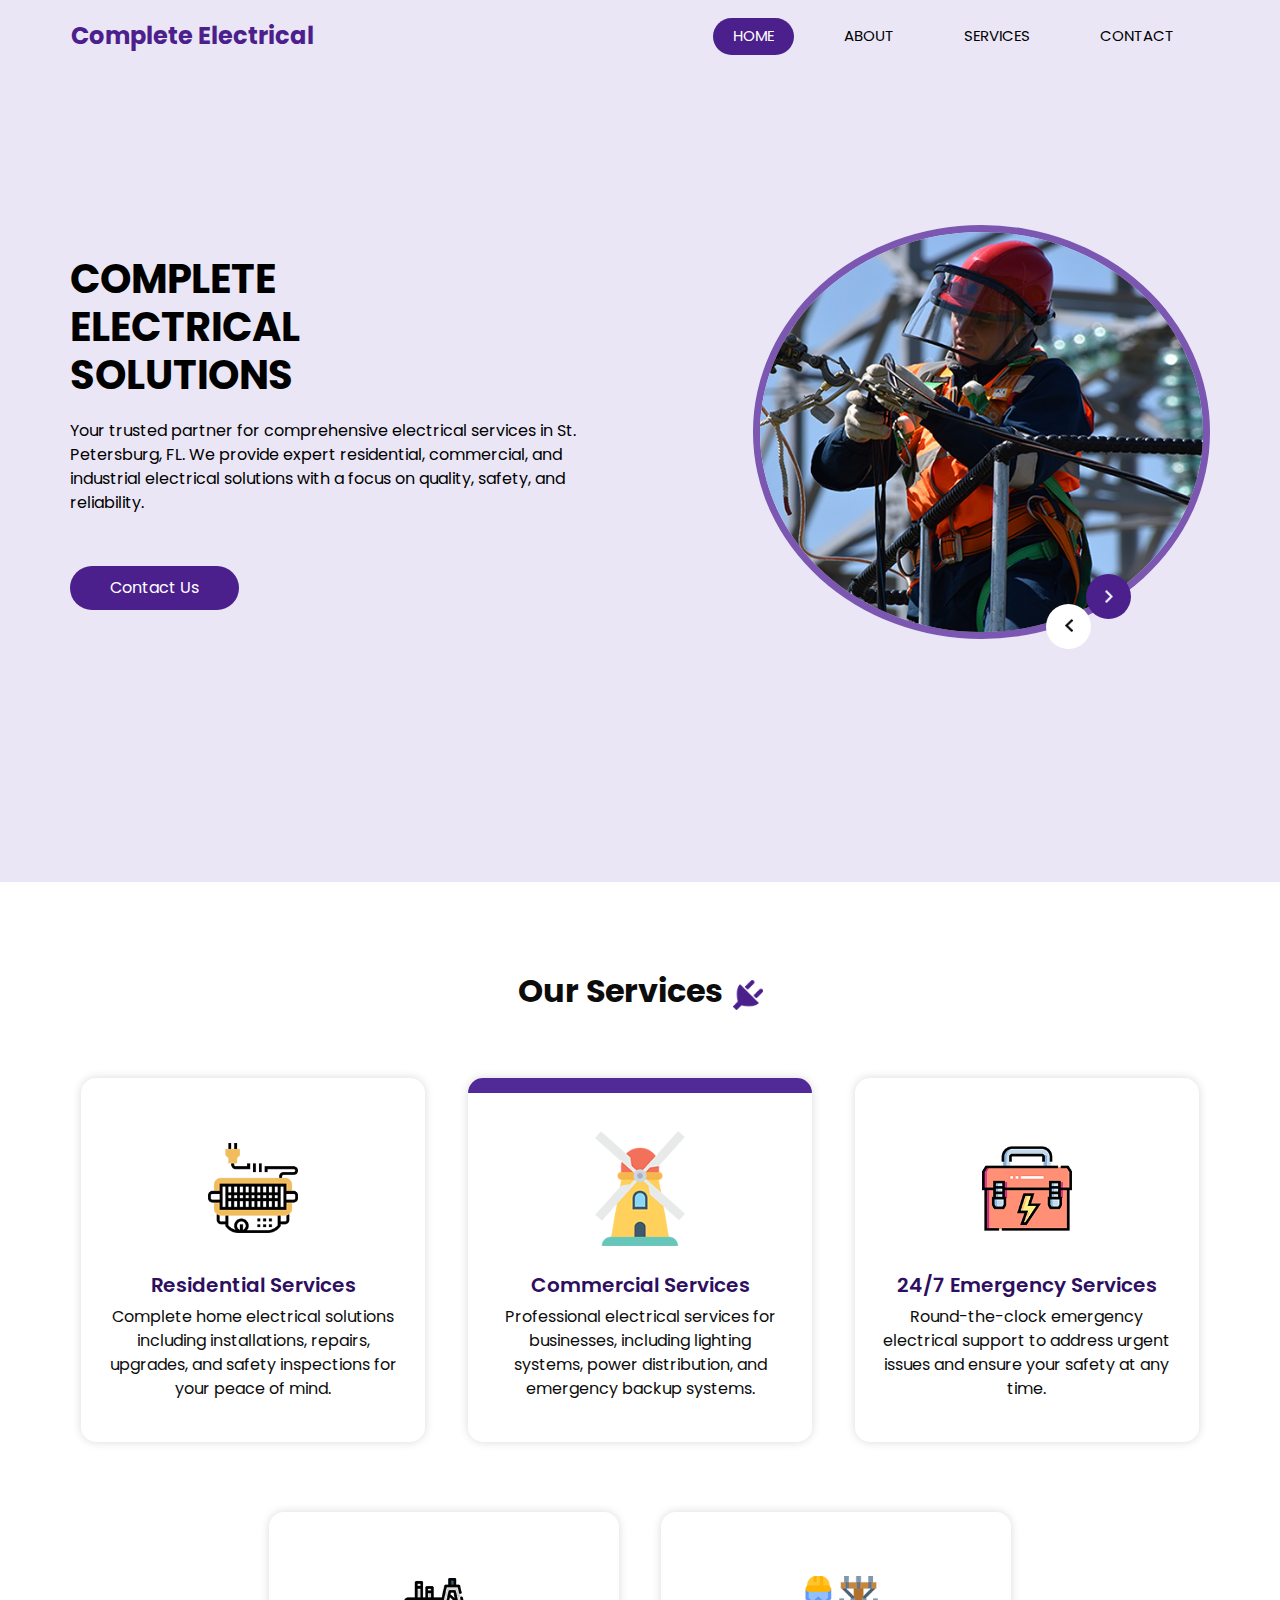
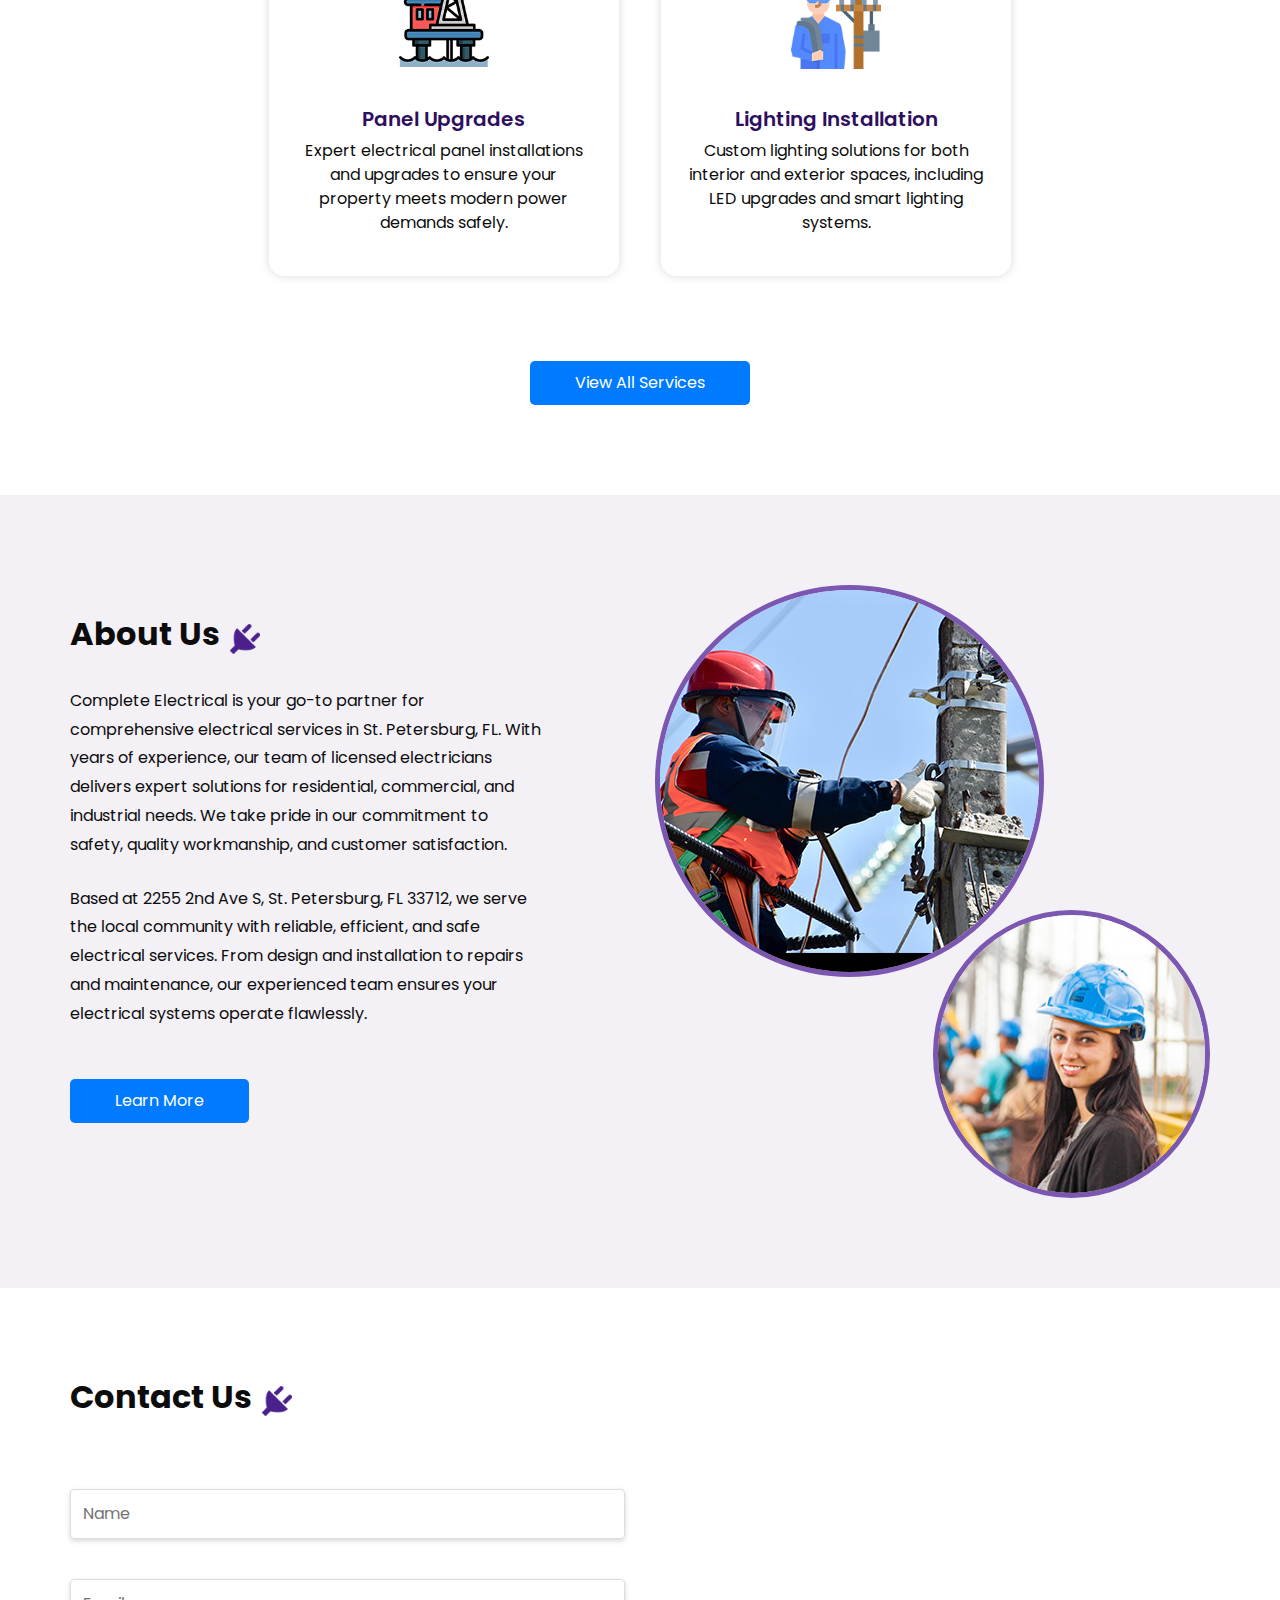
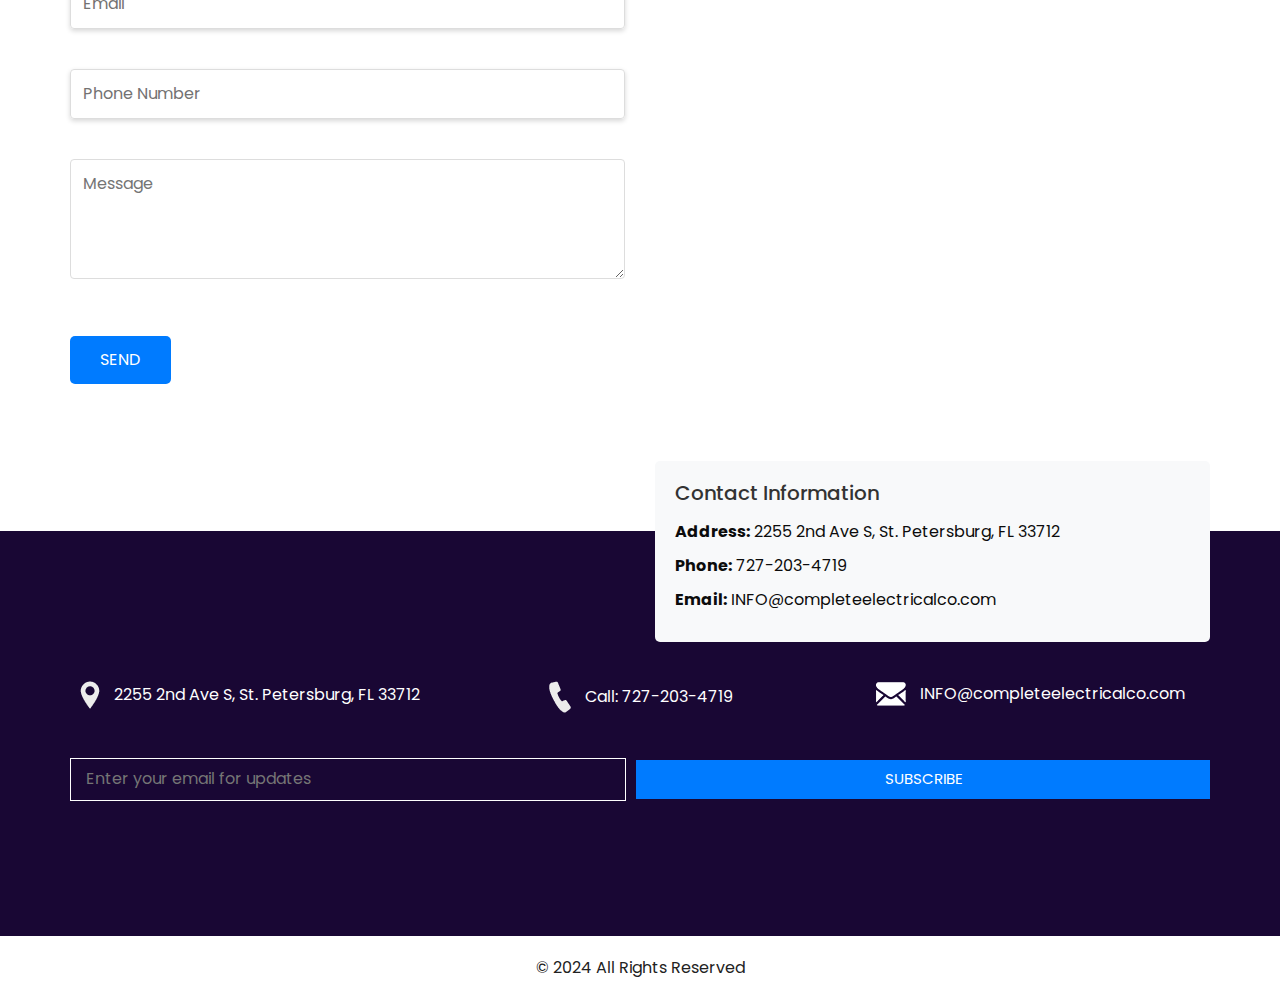
<file: index.html>
<!DOCTYPE html>
<html>

<head>
  <!-- Basic -->
  <meta charset="utf-8" />
  <meta http-equiv="X-UA-Compatible" content="IE=edge" />
  <!-- Mobile Metas -->
  <meta name="viewport" content="width=device-width, initial-scale=1, shrink-to-fit=no" />
  <!-- Site Metas -->
  <meta name="keywords" content="" />
  <meta name="description" content="" />
  <meta name="author" content="" />

  <title>Complete Electrical</title>

  <!-- slider stylesheet -->
  <link rel="stylesheet" type="text/css" href="https://cdnjs.cloudflare.com/ajax/libs/OwlCarousel2/2.1.3/assets/owl.carousel.min.css" />

  <!-- bootstrap core css -->
  <link rel="stylesheet" type="text/css" href="css/bootstrap.css" />

  <!-- font awesome style -->
  <link rel="stylesheet" href="https://cdnjs.cloudflare.com/ajax/libs/font-awesome/5.15.4/css/all.min.css">

  <!-- fonts style -->
  <link href="https://fonts.googleapis.com/css?family=Poppins:400,600,700&display=swap" rel="stylesheet">
  <!-- Custom styles for this template -->
  <link href="css/style.css" rel="stylesheet" />
  <!-- responsive style -->
  <link href="css/responsive.css" rel="stylesheet" />
</head>

<body>

  <div class="hero_area">
    <!-- header section starts -->
<header class="header_section">
  <div class="container">
    <nav class="navbar navbar-expand-lg custom_nav-container ">
      <a class="navbar-brand" href="index.html">
        <!-- Replacing image with an electrical icon from Font Awesome -->
        <!--<i class="fas fa-bolt"></i>-->
        <span>
          Complete Electrical
        </span>
      </a>
      <button class="navbar-toggler" type="button" data-toggle="collapse" data-target="#navbarSupportedContent" aria-controls="navbarSupportedContent" aria-expanded="false" aria-label="Toggle navigation">
        <span class="s-1"> </span>
        <span class="s-2"> </span>
        <span class="s-3"> </span>
      </button>

      <div class="collapse navbar-collapse" id="navbarSupportedContent">
        <div class="d-flex ml-auto flex-column flex-lg-row align-items-center">
          <ul class="navbar-nav">
            <li class="nav-item active">
              <a class="nav-link" href="index.html">Home <span class="sr-only">(current)</span></a>
            </li>
            <li class="nav-item">
              <a class="nav-link" href="about.html">About</a>
            </li>
            <li class="nav-item">
              <a class="nav-link" href="service.html">Services</a>
            </li>
            <li class="nav-item">
              <a class="nav-link" href="contact.html">Contact</a>
            </li>
          </ul>
        </div>
      </div>
    </nav>
  </div>
</header>
<!-- end header section -->
 <!-- slider section -->
<section class="slider_section">
  <div class="container">
    <div class="row">
      <div class="col-md-6">
        <div class="detail_box">
          <h1>
            Complete <br>
            Electrical <br>
            Solutions
          </h1>
          <p>
            Your trusted partner for comprehensive electrical services in St. Petersburg, FL. 
            We provide expert residential, commercial, and industrial electrical solutions 
            with a focus on quality, safety, and reliability.
          </p>
          <a href="contact.html" class="">
            Contact Us
          </a>
        </div>
      </div>
      <div class="col-lg-5 col-md-6 offset-lg-1">
        <div class="img_content">
          <div class="img_container">
            <div id="carouselExampleControls" class="carousel slide" data-ride="carousel">
              <div class="carousel-inner">
                <div class="carousel-item active">
                  <div class="img-box" style="height: 400px; overflow: hidden;">
                    <img src="images/slider-img.jpg" alt="" style="width: 100%; height: 100%; object-fit: cover;">
                  </div>
                </div>
                <div class="carousel-item">
                  <div class="img-box" style="height: 400px; overflow: hidden;">
                    <img src="images/slider-img.jpg" alt="" style="width: 100%; height: 100%; object-fit: cover;">
                  </div>
                </div>
                <div class="carousel-item">
                  <div class="img-box" style="height: 400px; overflow: hidden;">
                    <img src="images/slider-img.jpg" alt="" style="width: 100%; height: 100%; object-fit: cover;">
                  </div>
                </div>
              </div>
            </div>
          </div>
          <a class="carousel-control-prev" href="#carouselExampleControls" role="button" data-slide="prev">
            <span class="sr-only">Previous</span>
          </a>
          <a class="carousel-control-next" href="#carouselExampleControls" role="button" data-slide="next">
            <span class="sr-only">Next</span>
          </a>
        </div>
      </div>
    </div>
  </div>
</section>
<!-- end slider section -->
  </div>


  <!-- service section -->
<section class="service_section layout_padding">
  <div class="container">
    <div class="heading_container">
      <h2>
        Our Services
      </h2>
      <img src="images/plug.png" alt="">
    </div>

    <div class="service_container" style="display: flex; flex-wrap: wrap; justify-content: center; gap: 20px;">
      <div class="box" style="flex: 1 1 300px; max-width: 350px;">
        <div class="img-box" style="height: 120px; display: flex; align-items: center; justify-content: center;">
          <img src="images/s1.png" class="img1" alt="" style="max-width: 100%; height: auto; object-fit: contain;">
        </div>
        <div class="detail-box">
          <h5>
            Residential Services
          </h5>
          <p>
            Complete home electrical solutions including installations, repairs, upgrades, and safety inspections for your peace of mind.
          </p>
        </div>
      </div>
      <div class="box active" style="flex: 1 1 300px; max-width: 350px;">
        <div class="img-box" style="height: 120px; display: flex; align-items: center; justify-content: center;">
          <img src="images/s2.png" class="img1" alt="" style="max-width: 100%; height: auto; object-fit: contain;">
        </div>
        <div class="detail-box">
          <h5>
            Commercial Services
          </h5>
          <p>
            Professional electrical services for businesses, including lighting systems, power distribution, and emergency backup systems.
          </p>
        </div>
      </div>
      <div class="box" style="flex: 1 1 300px; max-width: 350px;">
        <div class="img-box" style="height: 120px; display: flex; align-items: center; justify-content: center;">
          <img src="images/s3.png" class="img1" alt="" style="max-width: 100%; height: auto; object-fit: contain;">
        </div>
        <div class="detail-box">
          <h5>
            24/7 Emergency Services
          </h5>
          <p>
            Round-the-clock emergency electrical support to address urgent issues and ensure your safety at any time.
          </p>
        </div>
      </div>
      <div class="box" style="flex: 1 1 300px; max-width: 350px;">
        <div class="img-box" style="height: 120px; display: flex; align-items: center; justify-content: center;">
          <img src="images/s4.png" class="img1" alt="" style="max-width: 100%; height: auto; object-fit: contain;">
        </div>
        <div class="detail-box">
          <h5>
            Panel Upgrades
          </h5>
          <p>
            Expert electrical panel installations and upgrades to ensure your property meets modern power demands safely.
          </p>
        </div>
      </div>
      <div class="box" style="flex: 1 1 300px; max-width: 350px;">
        <div class="img-box" style="height: 120px; display: flex; align-items: center; justify-content: center;">
          <img src="images/s5.png" class="img1" alt="" style="max-width: 100%; height: auto; object-fit: contain;">
        </div>
        <div class="detail-box">
          <h5>
            Lighting Installation
          </h5>
          <p>
            Custom lighting solutions for both interior and exterior spaces, including LED upgrades and smart lighting systems.
          </p>
        </div>
      </div>
    </div>
    <div class="btn-box">
      <a href="service.html" style="display: inline-block; padding: 10px 45px; background-color: #007bff; color: white; text-decoration: none; border-radius: 5px;">
        View All Services
      </a>
    </div>
  </div>
</section>
<!-- end service section -->

  <!-- about section -->
<section class="about_section layout_padding">
  <div class="container">
    <div class="row">
      <div class="col-md-6">
        <div class="detail-box">
          <div class="heading_container">
            <h2>
              About Us
            </h2>
            <img src="images/plug.png" alt="">
          </div>
          <p style="line-height: 1.8; margin-bottom: 25px;">
            Complete Electrical is your go-to partner for comprehensive electrical services in St. Petersburg, FL. With years of experience, our team of licensed electricians delivers expert solutions for residential, commercial, and industrial needs. We take pride in our commitment to safety, quality workmanship, and customer satisfaction.
          </p>
          <p style="line-height: 1.8; margin-bottom: 25px;">
            Based at 2255 2nd Ave S, St. Petersburg, FL 33712, we serve the local community with reliable, efficient, and safe electrical services. From design and installation to repairs and maintenance, our experienced team ensures your electrical systems operate flawlessly.
          </p>
          <a href="about.html" style="display: inline-block; padding: 10px 45px; background-color: #007bff; color: white; text-decoration: none; border-radius: 5px;">
            Learn More
          </a>
        </div>
      </div>
      <div class="col-md-6">
        <div class="img_container">
          <div class="img-box b1" style="overflow: hidden;">
            <img src="images/about-img1.jpg" alt="" style="width: 100%; height: 100%; object-fit: cover;"/>
          </div>
          <div class="img-box b2" style="overflow: hidden;">
            <img src="images/about-img2.jpg" alt="" style="width: 100%; height: 100%; object-fit: cover;"/>
          </div>
        </div>
      </div>
    </div>
  </div>
</section>
<!-- end about section -->




  <!-- blog section -->

  <!--<section class="blog_section layout_padding">
    <div class="container">
      <div class="heading_container">
        <h2>
          Blog
        </h2>
        <img src="images/plug.png" alt="">
      </div>
      <div class="row">
        <div class="col-md-6">
          <div class="box">
            <div class="img-box">
              <img src="images/blog1.jpg" alt="">
            </div>
            <div class="detail-box">
              <h5>
                Blog Title Goes Here
              </h5>
              <p>
                There are many variations of passages of Lorem Ipsum available, but the majority have suffered alteration in some form, by injected humour, or randomised
              </p>
            </div>
          </div>
        </div>
        <div class="col-md-6">
          <div class="box">
            <div class="img-box">
              <img src="images/blog2.jpg" alt="">
            </div>
            <div class="detail-box">
              <h5>
                Blog Title Goes Here
              </h5>
              <p>
                There are many variations of passages of Lorem Ipsum available, but the majority have suffered alteration in some form, by injected humour, or randomised
              </p>
            </div>
          </div>
        </div>
      </div>
    </div>
  </section>-->

  <!-- end blog section -->



<!-- contact section -->
<section class="contact_section layout_padding">
  <div class="container">
    <div class="heading_container">
      <h2>
        Contact Us
      </h2>
      <img src="images/plug.png" alt="">
    </div>
  </div>
  <div class="container">
    <div class="row">
      <div class="col-md-6">
        <form action="" style="padding: 20px 0;">
          <div style="margin-bottom: 15px;">
            <input type="text" placeholder="Name" style="width: 100%; padding: 12px; border: 1px solid #ddd; border-radius: 4px;"/>
          </div>
          <div style="margin-bottom: 15px;">
            <input type="email" placeholder="Email" style="width: 100%; padding: 12px; border: 1px solid #ddd; border-radius: 4px;"/>
          </div>
          <div style="margin-bottom: 15px;">
            <input type="tel" placeholder="Phone Number" style="width: 100%; padding: 12px; border: 1px solid #ddd; border-radius: 4px;"/>
          </div>
          <div style="margin-bottom: 15px;">
            <textarea class="message-box" placeholder="Message" style="width: 100%; padding: 12px; border: 1px solid #ddd; border-radius: 4px; height: 120px; resize: vertical;"></textarea>
          </div>
          <div class="d-flex">
            <button style="padding: 12px 30px; background-color: #007bff; color: white; border: none; border-radius: 5px; cursor: pointer;">
              SEND
            </button>
          </div>
        </form>
      </div>
      <div class="col-md-6">
        <div class="map_container">
          <div class="map-responsive" style="position: relative; height: 0; overflow: hidden; padding-bottom: 75%;">
            <iframe 
              src="https://www.google.com/maps/embed/v1/place?key=AIzaSyA0s1a7phLN0iaD6-UE7m4qP-z21pH0eSc&q=2255+2nd+Ave+S,+St.+Petersburg,+FL+33712" 
              width="600" 
              height="300" 
              frameborder="0" 
              style="border:0; position: absolute; top: 0; left: 0; width: 100%; height: 100%;" 
              allowfullscreen>
            </iframe>
          </div>
        </div>
        <div style="margin-top: 20px; padding: 20px; background-color: #f8f9fa; border-radius: 5px;">
          <h5 style="margin-bottom: 15px; color: #333;">Contact Information</h5>
          <p style="margin-bottom: 10px;"><strong>Address:</strong> 2255 2nd Ave S, St. Petersburg, FL 33712</p>
          <p style="margin-bottom: 10px;"><strong>Phone:</strong> 727-203-4719</p>
          <p style="margin-bottom: 10px;"><strong>Email:</strong> INFO@completeelectricalco.com</p>
        </div>
      </div>
    </div>
  </div>
</section>
<!-- end contact section -->


<!-- info section -->
<section class="info_section layout_padding">
  <div class="container">
    <div class="info_contact">
      <div class="row">
        <div class="col-md-4">
          <a href="https://goo.gl/maps/YourGoogleMapsLink" target="_blank" style="text-decoration: none; color: white;">
            <img src="images/location-white.png" alt="">
            <span style="display: inline-block; vertical-align: middle;">
              2255 2nd Ave S, St. Petersburg, FL 33712
            </span>
          </a>
        </div>
        <div class="col-md-4">
          <a href="tel:727-203-4719" style="text-decoration: none; color: white;">
            <img src="images/telephone-white.png" alt="">
            <span style="display: inline-block; vertical-align: middle;">
              Call: 727-203-4719
            </span>
          </a>
        </div>
        <div class="col-md-4">
          <a href="mailto:INFO@completeelectricalco.com" style="text-decoration: none; color: white;">
            <img src="images/envelope-white.png" alt="">
            <span style="display: inline-block; vertical-align: middle;">
              INFO@completeelectricalco.com
            </span>
          </a>
        </div>
      </div>
    </div>
    <div class="row">
      <div class="col-md-12">
        <div class="info_form">
          <form action="" style="display: flex; gap: 10px;">
            <input type="email" placeholder="Enter your email for updates" style="flex: 1; padding: 8px 15px; border: 1px solid #fff; background: transparent; color: white;">
            <button style="padding: 8px 25px; background-color: #007bff; color: white; border: none; cursor: pointer;">
              Subscribe
            </button>
          </form>
        </div>
      </div>
    </div>
  </div>
</section>
<!-- end info section -->

  <!-- footer section -->
  <footer class="container-fluid footer_section">
    <div class="container">
      <div class="row">
        <div class="col-lg-7 col-md-9 mx-auto">
          <p>
            &copy; 2024 All Rights Reserved 
            <a href="#"></a>
          </p>
        </div>
      </div>
    </div>
  </footer>
  <!-- footer section -->


  <script src="js/jquery-3.4.1.min.js"></script>
  <script src="js/bootstrap.js"></script>

</body>

</html>
</file>
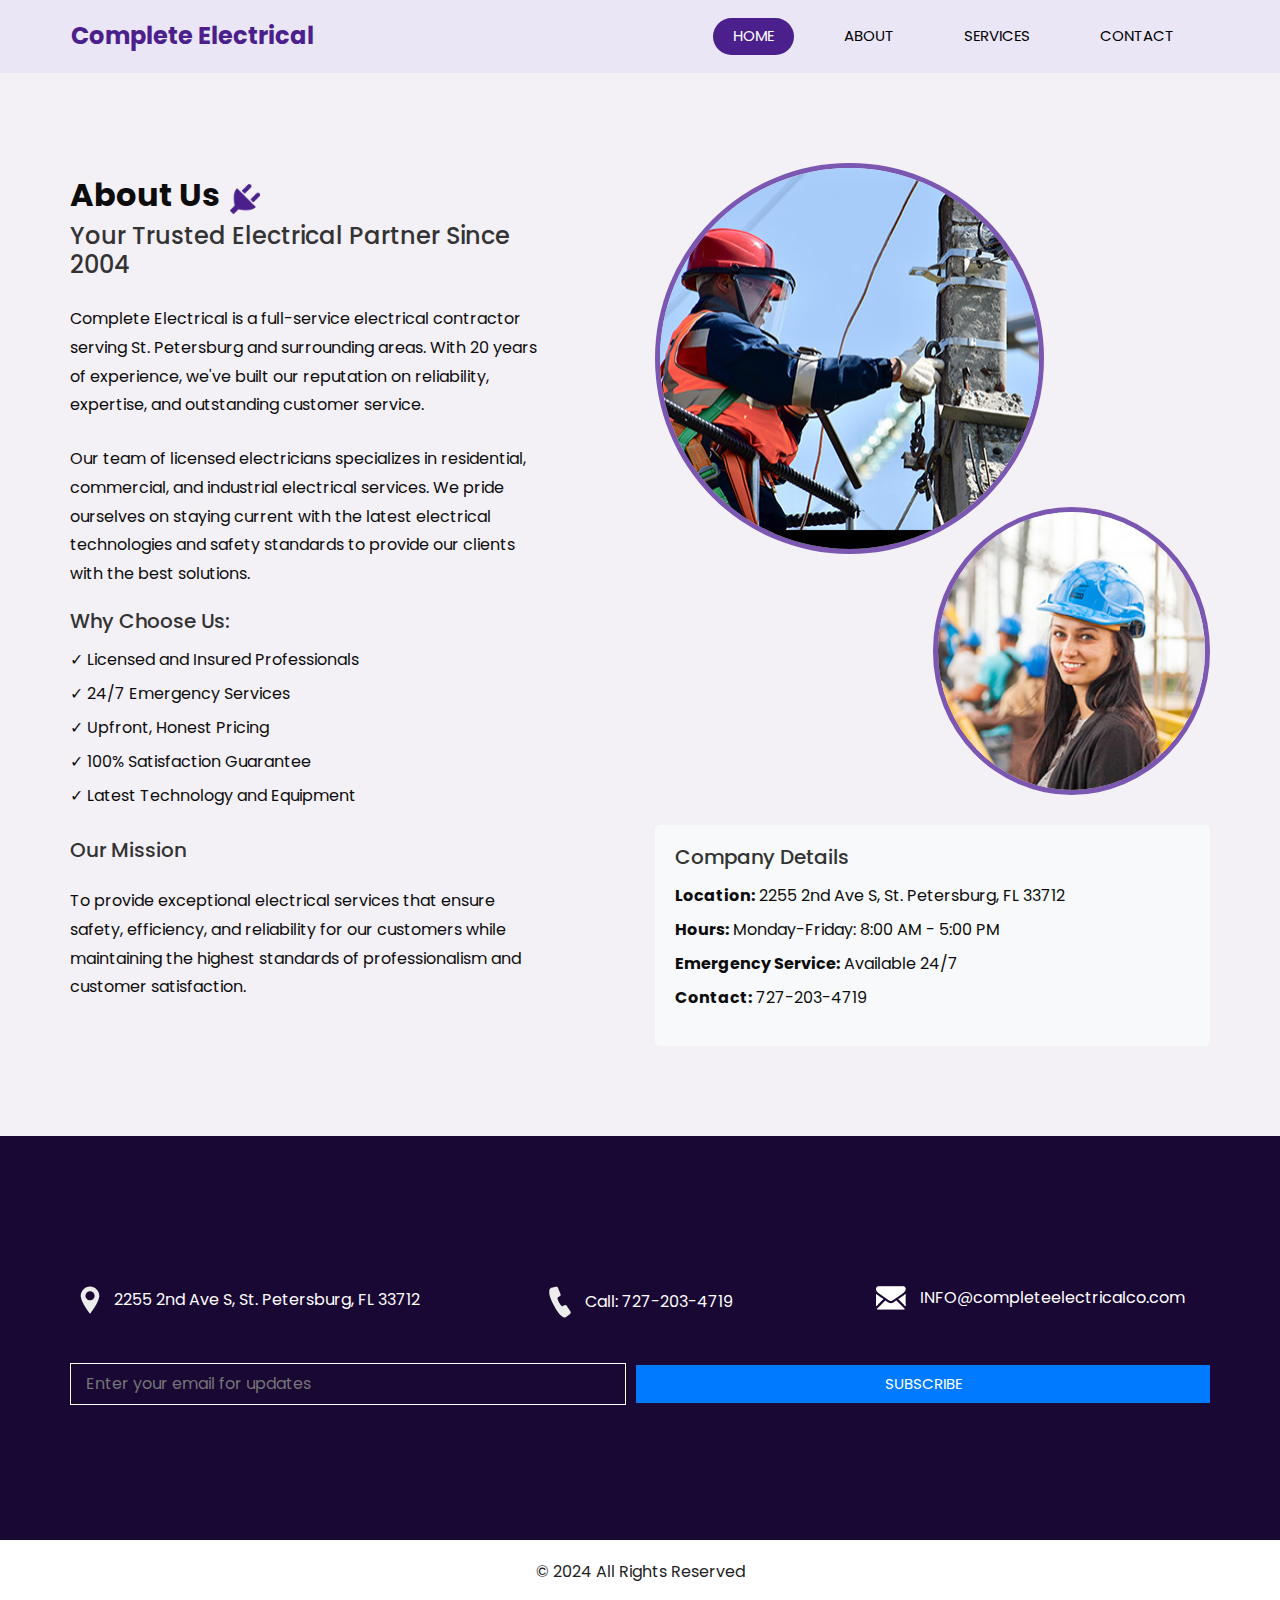
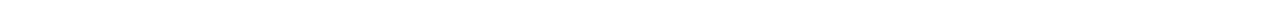
<file: about.html>
<!DOCTYPE html>
<html>

<head>
  <!-- Basic -->
  <meta charset="utf-8" />
  <meta http-equiv="X-UA-Compatible" content="IE=edge" />
  <!-- Mobile Metas -->
  <meta name="viewport" content="width=device-width, initial-scale=1, shrink-to-fit=no" />
  <!-- Site Metas -->
  <meta name="keywords" content="" />
  <meta name="description" content="" />
  <meta name="author" content="" />

  <title>Complete Electrical</title>

  <!-- slider stylesheet -->
  <link rel="stylesheet" type="text/css" href="https://cdnjs.cloudflare.com/ajax/libs/OwlCarousel2/2.1.3/assets/owl.carousel.min.css" />

  <!-- bootstrap core css -->
  <link rel="stylesheet" type="text/css" href="css/bootstrap.css" />

  <!-- font awesome style -->
  <link rel="stylesheet" href="https://cdnjs.cloudflare.com/ajax/libs/font-awesome/5.15.4/css/all.min.css">

  <!-- fonts style -->
  <link href="https://fonts.googleapis.com/css?family=Poppins:400,600,700&display=swap" rel="stylesheet">
  <!-- Custom styles for this template -->
  <link href="css/style.css" rel="stylesheet" />
  <!-- responsive style -->
  <link href="css/responsive.css" rel="stylesheet" />
</head>

<body class="sub_page">

  <div class="hero_area">
    <!-- header section starts -->
<header class="header_section">
  <div class="container">
    <nav class="navbar navbar-expand-lg custom_nav-container ">
      <a class="navbar-brand" href="index.html">
        <!-- Replacing image with an electrical icon from Font Awesome -->
        <!--<i class="fas fa-bolt"></i>-->
        <span>
          Complete Electrical
        </span>
      </a>
      <button class="navbar-toggler" type="button" data-toggle="collapse" data-target="#navbarSupportedContent" aria-controls="navbarSupportedContent" aria-expanded="false" aria-label="Toggle navigation">
        <span class="s-1"> </span>
        <span class="s-2"> </span>
        <span class="s-3"> </span>
      </button>

      <div class="collapse navbar-collapse" id="navbarSupportedContent">
        <div class="d-flex ml-auto flex-column flex-lg-row align-items-center">
          <ul class="navbar-nav">
            <li class="nav-item active">
              <a class="nav-link" href="index.html">Home <span class="sr-only">(current)</span></a>
            </li>
            <li class="nav-item">
              <a class="nav-link" href="about.html">About</a>
            </li>
            <li class="nav-item">
              <a class="nav-link" href="service.html">Services</a>
            </li>
            <li class="nav-item">
              <a class="nav-link" href="contact.html">Contact</a>
            </li>
          </ul>
        </div>
      </div>
    </nav>
  </div>
</header>
<!-- end header section -->
  </div>



  <!-- about section -->
<section class="about_section layout_padding">
  <div class="container">
    <div class="row">
      <div class="col-md-6">
        <div class="detail-box">
          <div class="heading_container">
            <h2>
              About Us
            </h2>
            <img src="images/plug.png" alt="">
          </div>
          <div style="margin-bottom: 30px;">
            <h4 style="color: #333; margin-bottom: 15px;">Your Trusted Electrical Partner Since 2004</h4>
            <p style="line-height: 1.8; margin-bottom: 20px;">
              Complete Electrical is a full-service electrical contractor serving St. Petersburg and surrounding areas. With 20 years of experience, we've built our reputation on reliability, expertise, and outstanding customer service.
            </p>
            <p style="line-height: 1.8; margin-bottom: 20px;">
              Our team of licensed electricians specializes in residential, commercial, and industrial electrical services. We pride ourselves on staying current with the latest electrical technologies and safety standards to provide our clients with the best solutions.
            </p>
            <h5 style="color: #333; margin: 20px 0 15px;">Why Choose Us:</h5>
            <ul style="list-style: none; padding-left: 0; margin-bottom: 20px;">
              <li style="margin-bottom: 10px;">✓ Licensed and Insured Professionals</li>
              <li style="margin-bottom: 10px;">✓ 24/7 Emergency Services</li>
              <li style="margin-bottom: 10px;">✓ Upfront, Honest Pricing</li>
              <li style="margin-bottom: 10px;">✓ 100% Satisfaction Guarantee</li>
              <li style="margin-bottom: 10px;">✓ Latest Technology and Equipment</li>
            </ul>
            <div style="margin-top: 30px;">
              <h5 style="color: #333; margin-bottom: 15px;">Our Mission</h5>
              <p style="line-height: 1.8;">
                To provide exceptional electrical services that ensure safety, efficiency, and reliability for our customers while maintaining the highest standards of professionalism and customer satisfaction.
              </p>
            </div>
          </div>
        </div>
      </div>
      <div class="col-md-6">
        <div class="img_container">
          <div class="img-box b1" style="overflow: hidden; margin-bottom: 20px;">
            <img src="images/about-img1.jpg" alt="Professional Electrical Services" style="width: 100%; height: 100%; object-fit: cover;"/>
          </div>
          <div class="img-box b2" style="overflow: hidden;">
            <img src="images/about-img2.jpg" alt="Qualified Electricians at Work" style="width: 100%; height: 100%; object-fit: cover;"/>
          </div>
          <div style="margin-top: 30px; background: #f8f9fa; padding: 20px; border-radius: 5px;">
            <h5 style="color: #333; margin-bottom: 15px;">Company Details</h5>
            <p style="margin-bottom: 10px;"><strong>Location:</strong> 2255 2nd Ave S, St. Petersburg, FL 33712</p>
            <p style="margin-bottom: 10px;"><strong>Hours:</strong> Monday-Friday: 8:00 AM - 5:00 PM</p>
            <p style="margin-bottom: 10px;"><strong>Emergency Service:</strong> Available 24/7</p>
            <p><strong>Contact:</strong> 727-203-4719</p>
          </div>
        </div>
      </div>
    </div>
  </div>
</section>
<!-- end about section -->

  <!-- info section -->
<section class="info_section layout_padding">
  <div class="container">
    <div class="info_contact">
      <div class="row">
        <div class="col-md-4">
          <a href="https://goo.gl/maps/YourGoogleMapsLink" target="_blank" style="text-decoration: none; color: white;">
            <img src="images/location-white.png" alt="">
            <span style="display: inline-block; vertical-align: middle;">
              2255 2nd Ave S, St. Petersburg, FL 33712
            </span>
          </a>
        </div>
        <div class="col-md-4">
          <a href="tel:727-203-4719" style="text-decoration: none; color: white;">
            <img src="images/telephone-white.png" alt="">
            <span style="display: inline-block; vertical-align: middle;">
              Call: 727-203-4719
            </span>
          </a>
        </div>
        <div class="col-md-4">
          <a href="mailto:INFO@completeelectricalco.com" style="text-decoration: none; color: white;">
            <img src="images/envelope-white.png" alt="">
            <span style="display: inline-block; vertical-align: middle;">
              INFO@completeelectricalco.com
            </span>
          </a>
        </div>
      </div>
    </div>
    <div class="row">
      <div class="col-md-12">
        <div class="info_form">
          <form action="" style="display: flex; gap: 10px;">
            <input type="email" placeholder="Enter your email for updates" style="flex: 1; padding: 8px 15px; border: 1px solid #fff; background: transparent; color: white;">
            <button style="padding: 8px 25px; background-color: #007bff; color: white; border: none; cursor: pointer;">
              Subscribe
            </button>
          </form>
        </div>
      </div>
    </div>
  </div>
</section>
<!-- end info section -->

    <!-- footer section -->
    <footer class="container-fluid footer_section">
      <div class="container">
        <div class="row">
          <div class="col-lg-7 col-md-9 mx-auto">
            <p>
              &copy; 2024 All Rights Reserved 
              <a href="#"></a>
            </p>
          </div>
        </div>
      </div>
    </footer>
    <!-- footer section -->


  <script src="js/jquery-3.4.1.min.js"></script>
  <script src="js/bootstrap.js"></script>

</body>

</html>
</file>
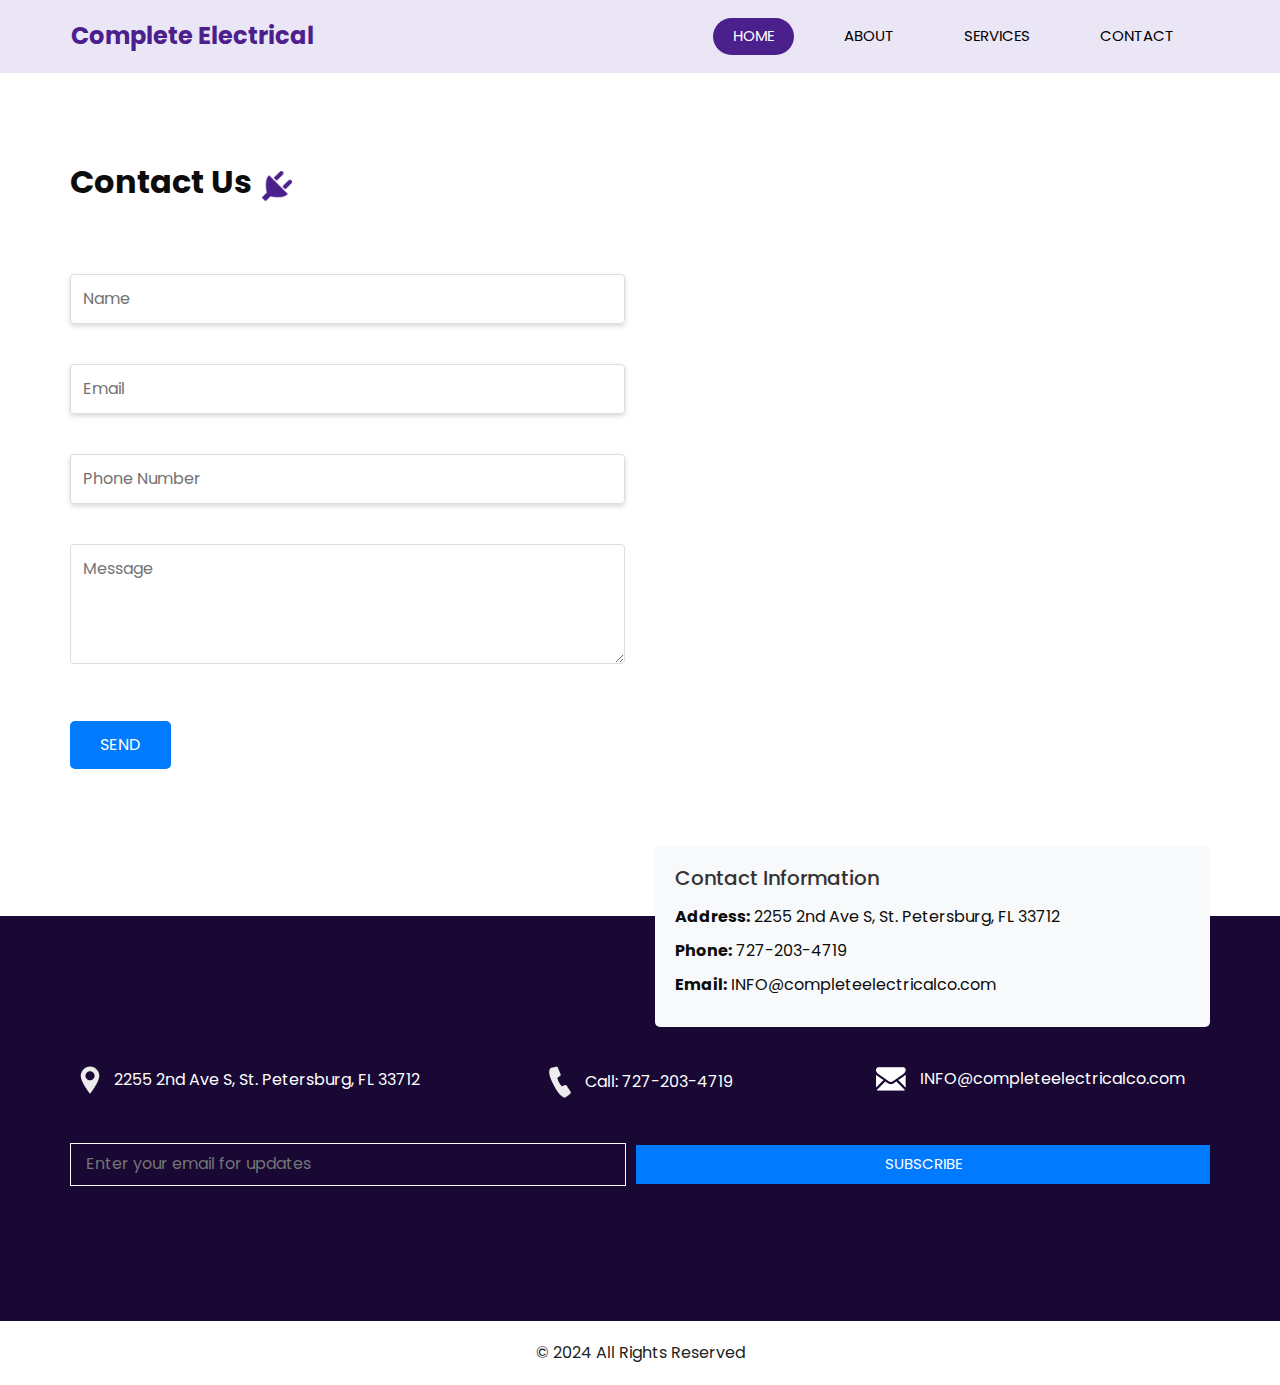
<file: contact.html>
<!DOCTYPE html>
<html>

<head>
  <!-- Basic -->
  <meta charset="utf-8" />
  <meta http-equiv="X-UA-Compatible" content="IE=edge" />
  <!-- Mobile Metas -->
  <meta name="viewport" content="width=device-width, initial-scale=1, shrink-to-fit=no" />
  <!-- Site Metas -->
  <meta name="keywords" content="" />
  <meta name="description" content="" />
  <meta name="author" content="" />

  <title>Complete Electrical</title>

  <!-- slider stylesheet -->
  <link rel="stylesheet" type="text/css" href="https://cdnjs.cloudflare.com/ajax/libs/OwlCarousel2/2.1.3/assets/owl.carousel.min.css" />

  <!-- bootstrap core css -->
  <link rel="stylesheet" type="text/css" href="css/bootstrap.css" />

  <!-- font awesome style -->
  <link rel="stylesheet" href="https://cdnjs.cloudflare.com/ajax/libs/font-awesome/5.15.4/css/all.min.css">

  <!-- fonts style -->
  <link href="https://fonts.googleapis.com/css?family=Poppins:400,600,700&display=swap" rel="stylesheet">
  <!-- Custom styles for this template -->
  <link href="css/style.css" rel="stylesheet" />
  <!-- responsive style -->
  <link href="css/responsive.css" rel="stylesheet" />
</head>

<body class="sub_page">

  <div class="hero_area">
    <!-- header section starts -->
<header class="header_section">
  <div class="container">
    <nav class="navbar navbar-expand-lg custom_nav-container ">
      <a class="navbar-brand" href="index.html">
        <!-- Replacing image with an electrical icon from Font Awesome -->
        <!--<i class="fas fa-bolt"></i>-->
        <span>
          Complete Electrical
        </span>
      </a>
      <button class="navbar-toggler" type="button" data-toggle="collapse" data-target="#navbarSupportedContent" aria-controls="navbarSupportedContent" aria-expanded="false" aria-label="Toggle navigation">
        <span class="s-1"> </span>
        <span class="s-2"> </span>
        <span class="s-3"> </span>
      </button>

      <div class="collapse navbar-collapse" id="navbarSupportedContent">
        <div class="d-flex ml-auto flex-column flex-lg-row align-items-center">
          <ul class="navbar-nav">
            <li class="nav-item active">
              <a class="nav-link" href="index.html">Home <span class="sr-only">(current)</span></a>
            </li>
            <li class="nav-item">
              <a class="nav-link" href="about.html">About</a>
            </li>
            <li class="nav-item">
              <a class="nav-link" href="service.html">Services</a>
            </li>
            <li class="nav-item">
              <a class="nav-link" href="contact.html">Contact</a>
            </li>
          </ul>
        </div>
      </div>
    </nav>
  </div>
</header>
<!-- end header section -->
  </div>


  <!-- contact section -->

  <section class="contact_section layout_padding">
    <div class="container">
      <div class="heading_container">
        <h2>
          Contact Us
        </h2>
        <img src="images/plug.png" alt="">
      </div>
    </div>
    <div class="container">
      <div class="row">
        <div class="col-md-6">
          <form action="" style="padding: 20px 0;">
            <div style="margin-bottom: 15px;">
              <input type="text" placeholder="Name" style="width: 100%; padding: 12px; border: 1px solid #ddd; border-radius: 4px;"/>
            </div>
            <div style="margin-bottom: 15px;">
              <input type="email" placeholder="Email" style="width: 100%; padding: 12px; border: 1px solid #ddd; border-radius: 4px;"/>
            </div>
            <div style="margin-bottom: 15px;">
              <input type="tel" placeholder="Phone Number" style="width: 100%; padding: 12px; border: 1px solid #ddd; border-radius: 4px;"/>
            </div>
            <div style="margin-bottom: 15px;">
              <textarea class="message-box" placeholder="Message" style="width: 100%; padding: 12px; border: 1px solid #ddd; border-radius: 4px; height: 120px; resize: vertical;"></textarea>
            </div>
            <div class="d-flex">
              <button style="padding: 12px 30px; background-color: #007bff; color: white; border: none; border-radius: 5px; cursor: pointer;">
                SEND
              </button>
            </div>
          </form>
        </div>
        <div class="col-md-6">
          <div class="map_container">
            <div class="map-responsive" style="position: relative; height: 0; overflow: hidden; padding-bottom: 75%;">
              <iframe 
                src="https://www.google.com/maps/embed/v1/place?key=AIzaSyA0s1a7phLN0iaD6-UE7m4qP-z21pH0eSc&q=2255+2nd+Ave+S,+St.+Petersburg,+FL+33712" 
                width="600" 
                height="300" 
                frameborder="0" 
                style="border:0; position: absolute; top: 0; left: 0; width: 100%; height: 100%;" 
                allowfullscreen>
              </iframe>
            </div>
          </div>
          <div style="margin-top: 20px; padding: 20px; background-color: #f8f9fa; border-radius: 5px;">
            <h5 style="margin-bottom: 15px; color: #333;">Contact Information</h5>
            <p style="margin-bottom: 10px;"><strong>Address:</strong> 2255 2nd Ave S, St. Petersburg, FL 33712</p>
            <p style="margin-bottom: 10px;"><strong>Phone:</strong> 727-203-4719</p>
            <p style="margin-bottom: 10px;"><strong>Email:</strong> INFO@completeelectricalco.com</p>
          </div>
        </div>
      </div>
    </div>
  </section>

  <!-- end contact section -->


  <!-- info section -->
<section class="info_section layout_padding">
  <div class="container">
    <div class="info_contact">
      <div class="row">
        <div class="col-md-4">
          <a href="https://goo.gl/maps/YourGoogleMapsLink" target="_blank" style="text-decoration: none; color: white;">
            <img src="images/location-white.png" alt="">
            <span style="display: inline-block; vertical-align: middle;">
              2255 2nd Ave S, St. Petersburg, FL 33712
            </span>
          </a>
        </div>
        <div class="col-md-4">
          <a href="tel:727-203-4719" style="text-decoration: none; color: white;">
            <img src="images/telephone-white.png" alt="">
            <span style="display: inline-block; vertical-align: middle;">
              Call: 727-203-4719
            </span>
          </a>
        </div>
        <div class="col-md-4">
          <a href="mailto:INFO@completeelectricalco.com" style="text-decoration: none; color: white;">
            <img src="images/envelope-white.png" alt="">
            <span style="display: inline-block; vertical-align: middle;">
              INFO@completeelectricalco.com
            </span>
          </a>
        </div>
      </div>
    </div>
    <div class="row">
      <div class="col-md-12">
        <div class="info_form">
          <form action="" style="display: flex; gap: 10px;">
            <input type="email" placeholder="Enter your email for updates" style="flex: 1; padding: 8px 15px; border: 1px solid #fff; background: transparent; color: white;">
            <button style="padding: 8px 25px; background-color: #007bff; color: white; border: none; cursor: pointer;">
              Subscribe
            </button>
          </form>
        </div>
      </div>
    </div>
  </div>
</section>
<!-- end info section -->

  <!-- footer section -->
  <footer class="container-fluid footer_section">
    <div class="container">
      <div class="row">
        <div class="col-lg-7 col-md-9 mx-auto">
          <p>
            &copy; 2024 All Rights Reserved 
            <a href="#"></a>
          </p>
        </div>
      </div>
    </div>
  </footer>
  <!-- footer section -->


  <script src="js/jquery-3.4.1.min.js"></script>
  <script src="js/bootstrap.js"></script>

</body>

</html>
</file>
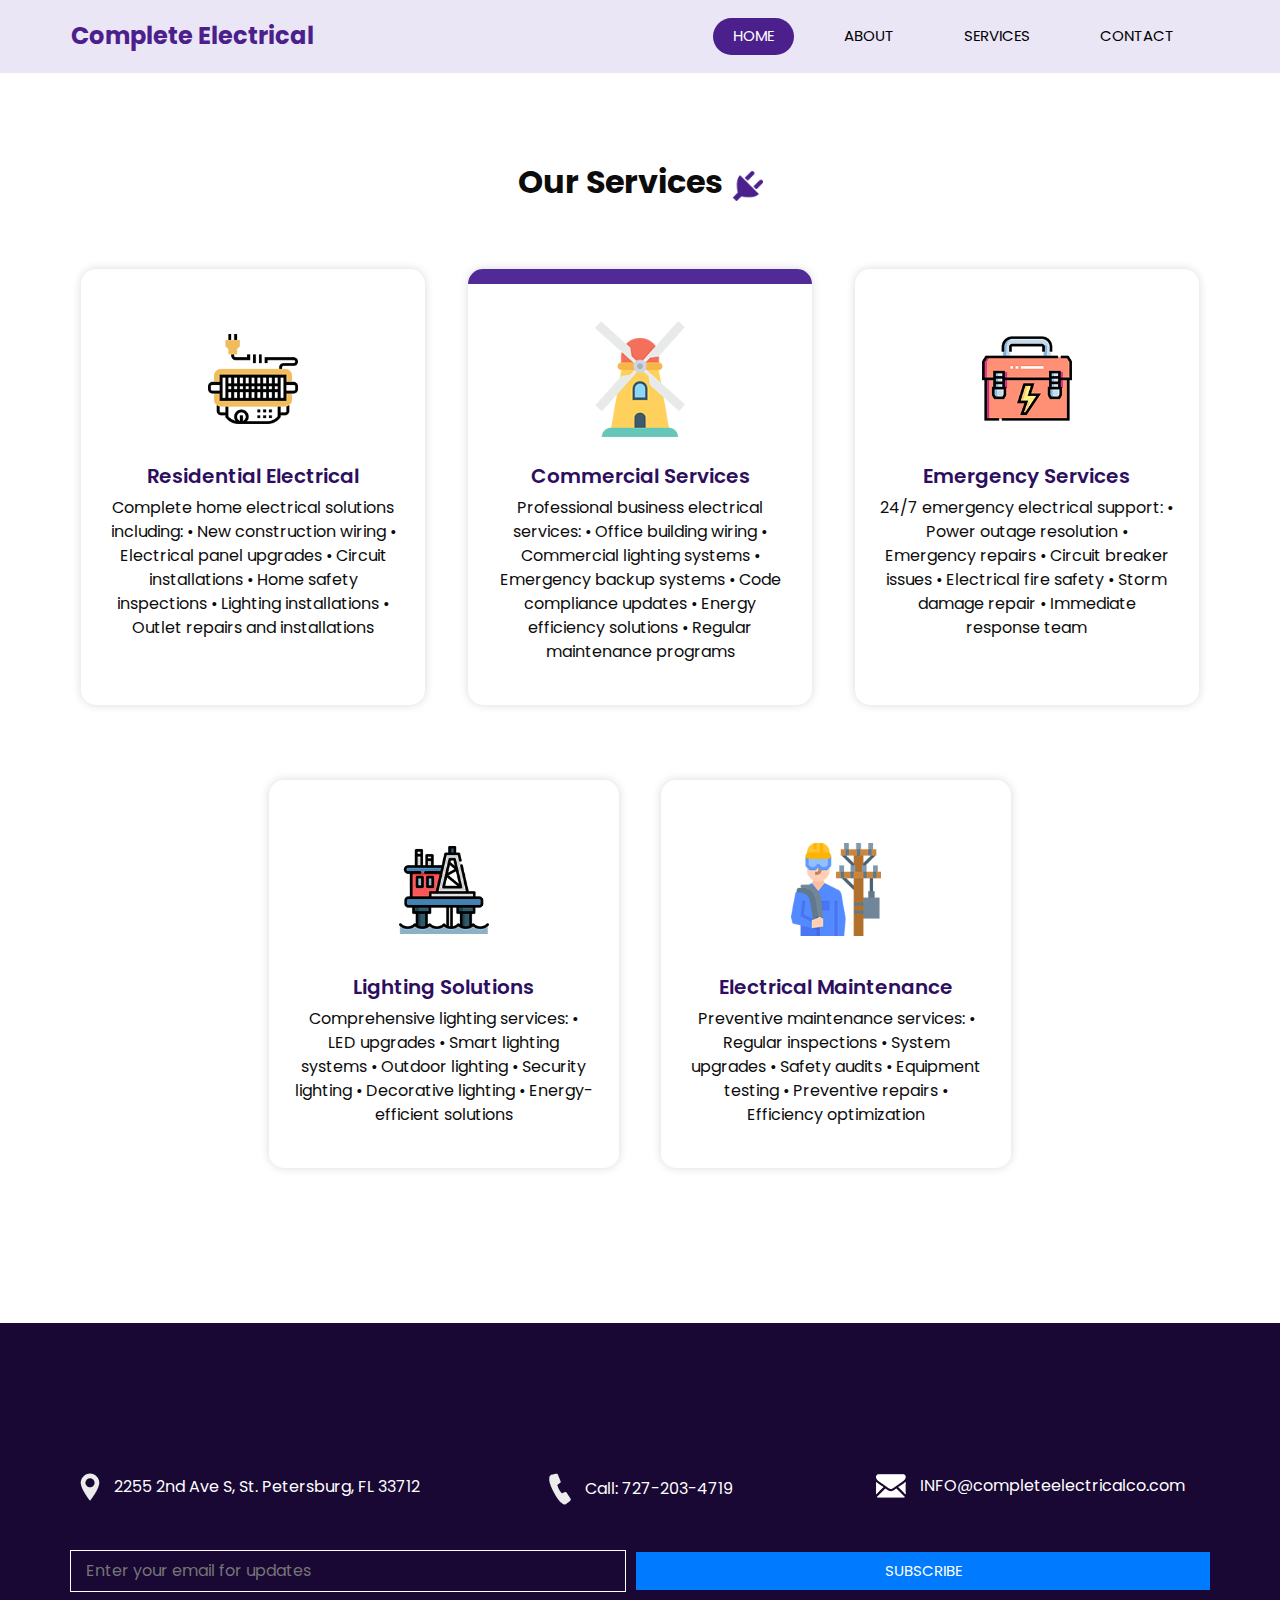
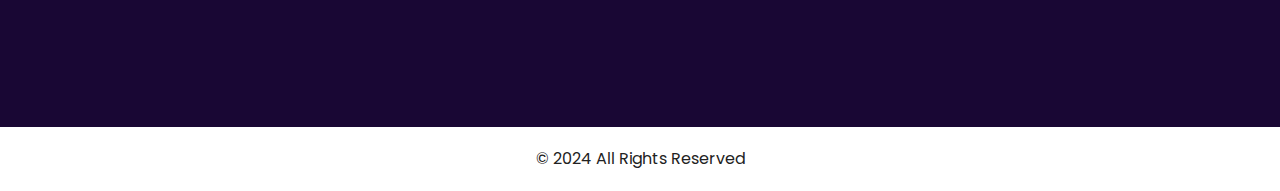
<file: service.html>
<!DOCTYPE html>
<html>

<head>
  <!-- Basic -->
  <meta charset="utf-8" />
  <meta http-equiv="X-UA-Compatible" content="IE=edge" />
  <!-- Mobile Metas -->
  <meta name="viewport" content="width=device-width, initial-scale=1, shrink-to-fit=no" />
  <!-- Site Metas -->
  <meta name="keywords" content="" />
  <meta name="description" content="" />
  <meta name="author" content="" />

  <title>Complete Electrical</title>

  <!-- slider stylesheet -->
  <link rel="stylesheet" type="text/css" href="https://cdnjs.cloudflare.com/ajax/libs/OwlCarousel2/2.1.3/assets/owl.carousel.min.css" />

  <!-- bootstrap core css -->
  <link rel="stylesheet" type="text/css" href="css/bootstrap.css" />

  <!-- font awesome style -->
  <link rel="stylesheet" href="https://cdnjs.cloudflare.com/ajax/libs/font-awesome/5.15.4/css/all.min.css">

  <!-- fonts style -->
  <link href="https://fonts.googleapis.com/css?family=Poppins:400,600,700&display=swap" rel="stylesheet">
  <!-- Custom styles for this template -->
  <link href="css/style.css" rel="stylesheet" />
  <!-- responsive style -->
  <link href="css/responsive.css" rel="stylesheet" />
</head>

<body class="sub_page">

  <div class="hero_area">
    <!-- header section starts -->
<header class="header_section">
  <div class="container">
    <nav class="navbar navbar-expand-lg custom_nav-container ">
      <a class="navbar-brand" href="index.html">
        <!-- Replacing image with an electrical icon from Font Awesome -->
        <!--<i class="fas fa-bolt"></i>-->
        <span>
          Complete Electrical
        </span>
      </a>
      <button class="navbar-toggler" type="button" data-toggle="collapse" data-target="#navbarSupportedContent" aria-controls="navbarSupportedContent" aria-expanded="false" aria-label="Toggle navigation">
        <span class="s-1"> </span>
        <span class="s-2"> </span>
        <span class="s-3"> </span>
      </button>

      <div class="collapse navbar-collapse" id="navbarSupportedContent">
        <div class="d-flex ml-auto flex-column flex-lg-row align-items-center">
          <ul class="navbar-nav">
            <li class="nav-item active">
              <a class="nav-link" href="index.html">Home <span class="sr-only">(current)</span></a>
            </li>
            <li class="nav-item">
              <a class="nav-link" href="about.html">About</a>
            </li>
            <li class="nav-item">
              <a class="nav-link" href="service.html">Services</a>
            </li>
            <li class="nav-item">
              <a class="nav-link" href="contact.html">Contact</a>
            </li>
          </ul>
        </div>
      </div>
    </nav>
  </div>
</header>
<!-- end header section -->
  </div>


 <!-- service section -->
<section class="service_section layout_padding">
  <div class="container">
    <div class="heading_container">
      <h2>
        Our Services
      </h2>
      <img src="images/plug.png" alt="">
    </div>

    <div class="service_container" style="display: flex; flex-wrap: wrap; justify-content: center; gap: 20px;">
      <div class="box" style="flex: 1 1 300px; max-width: 350px; margin-bottom: 30px;">
        <div class="img-box" style="height: 120px; display: flex; align-items: center; justify-content: center;">
          <img src="images/s1.png" class="img1" alt="" style="max-width: 100%; height: auto; object-fit: contain;">
        </div>
        <div class="detail-box">
          <h5>
            Residential Electrical
          </h5>
          <p>
            Complete home electrical solutions including:
            • New construction wiring
            • Electrical panel upgrades
            • Circuit installations
            • Home safety inspections
            • Lighting installations
            • Outlet repairs and installations
          </p>
        </div>
      </div>
      <div class="box active" style="flex: 1 1 300px; max-width: 350px; margin-bottom: 30px;">
        <div class="img-box" style="height: 120px; display: flex; align-items: center; justify-content: center;">
          <img src="images/s2.png" class="img1" alt="" style="max-width: 100%; height: auto; object-fit: contain;">
        </div>
        <div class="detail-box">
          <h5>
            Commercial Services
          </h5>
          <p>
            Professional business electrical services:
            • Office building wiring
            • Commercial lighting systems
            • Emergency backup systems
            • Code compliance updates
            • Energy efficiency solutions
            • Regular maintenance programs
          </p>
        </div>
      </div>
      <div class="box" style="flex: 1 1 300px; max-width: 350px; margin-bottom: 30px;">
        <div class="img-box" style="height: 120px; display: flex; align-items: center; justify-content: center;">
          <img src="images/s3.png" class="img1" alt="" style="max-width: 100%; height: auto; object-fit: contain;">
        </div>
        <div class="detail-box">
          <h5>
            Emergency Services
          </h5>
          <p>
            24/7 emergency electrical support:
            • Power outage resolution
            • Emergency repairs
            • Circuit breaker issues
            • Electrical fire safety
            • Storm damage repair
            • Immediate response team
          </p>
        </div>
      </div>
      <div class="box" style="flex: 1 1 300px; max-width: 350px; margin-bottom: 30px;">
        <div class="img-box" style="height: 120px; display: flex; align-items: center; justify-content: center;">
          <img src="images/s4.png" class="img1" alt="" style="max-width: 100%; height: auto; object-fit: contain;">
        </div>
        <div class="detail-box">
          <h5>
            Lighting Solutions
          </h5>
          <p>
            Comprehensive lighting services:
            • LED upgrades
            • Smart lighting systems
            • Outdoor lighting
            • Security lighting
            • Decorative lighting
            • Energy-efficient solutions
          </p>
        </div>
      </div>
      <div class="box" style="flex: 1 1 300px; max-width: 350px; margin-bottom: 30px;">
        <div class="img-box" style="height: 120px; display: flex; align-items: center; justify-content: center;">
          <img src="images/s5.png" class="img1" alt="" style="max-width: 100%; height: auto; object-fit: contain;">
        </div>
        <div class="detail-box">
          <h5>
            Electrical Maintenance
          </h5>
          <p>
            Preventive maintenance services:
            • Regular inspections
            • System upgrades
            • Safety audits
            • Equipment testing
            • Preventive repairs
            • Efficiency optimization
          </p>
        </div>
      </div>
    </div>
  </div>
</section>
<!-- end service section -->


<!-- info section -->
<section class="info_section layout_padding">
  <div class="container">
    <div class="info_contact">
      <div class="row">
        <div class="col-md-4">
          <a href="https://goo.gl/maps/YourGoogleMapsLink" target="_blank" style="text-decoration: none; color: white;">
            <img src="images/location-white.png" alt="">
            <span style="display: inline-block; vertical-align: middle;">
              2255 2nd Ave S, St. Petersburg, FL 33712
            </span>
          </a>
        </div>
        <div class="col-md-4">
          <a href="tel:727-203-4719" style="text-decoration: none; color: white;">
            <img src="images/telephone-white.png" alt="">
            <span style="display: inline-block; vertical-align: middle;">
              Call: 727-203-4719
            </span>
          </a>
        </div>
        <div class="col-md-4">
          <a href="mailto:INFO@completeelectricalco.com" style="text-decoration: none; color: white;">
            <img src="images/envelope-white.png" alt="">
            <span style="display: inline-block; vertical-align: middle;">
              INFO@completeelectricalco.com
            </span>
          </a>
        </div>
      </div>
    </div>
    <div class="row">
      <div class="col-md-12">
        <div class="info_form">
          <form action="" style="display: flex; gap: 10px;">
            <input type="email" placeholder="Enter your email for updates" style="flex: 1; padding: 8px 15px; border: 1px solid #fff; background: transparent; color: white;">
            <button style="padding: 8px 25px; background-color: #007bff; color: white; border: none; cursor: pointer;">
              Subscribe
            </button>
          </form>
        </div>
      </div>
    </div>
  </div>
</section>
<!-- end info section -->

    <!-- footer section -->
    <footer class="container-fluid footer_section">
      <div class="container">
        <div class="row">
          <div class="col-lg-7 col-md-9 mx-auto">
            <p>
              &copy; 2024 All Rights Reserved 
              <a href="#"></a>
            </p>
          </div>
        </div>
      </div>
    </footer>
    <!-- footer section -->


  <script src="js/jquery-3.4.1.min.js"></script>
  <script src="js/bootstrap.js"></script>


</body>

</html>
</file>
<file: css/style.css>
body {
  font-family: "Poppins", sans-serif;
  color: #0c0c0c;
  background-color: #ffffff;
}

.layout_padding {
  padding-top: 90px;
  padding-bottom: 90px;
}

.layout_padding2 {
  padding-top: 45px;
  padding-bottom: 45px;
}

.layout_padding2-top {
  padding-top: 45px;
}

.layout_padding2-bottom {
  padding-bottom: 45px;
}

.layout_padding-top {
  padding-top: 90px;
}

.layout_padding-bottom {
  padding-bottom: 90px;
}

.heading_container {
  display: -webkit-box;
  display: -ms-flexbox;
  display: flex;
  -webkit-box-pack: start;
      -ms-flex-pack: start;
          justify-content: flex-start;
  -webkit-box-align: center;
      -ms-flex-align: center;
          align-items: center;
  text-align: center;
}

.heading_container h2 {
  position: relative;
  font-weight: bold;
  margin-right: 10px;
}

.heading_container img {
  width: 30px;
}

/*header section*/
.hero_area {
  height: 98vh;
  position: relative;
  display: -webkit-box;
  display: -ms-flexbox;
  display: flex;
  -webkit-box-orient: vertical;
  -webkit-box-direction: normal;
      -ms-flex-direction: column;
          flex-direction: column;
  background-color: #eae6f5;
}

.sub_page .hero_area {
  height: auto;
}

.header_section .container {
  padding: 0;
}

.header_section .nav_container {
  margin: 0 auto;
}

.custom_nav-container .navbar-nav .nav-item .nav-link {
  padding: 7px 20px;
  margin: 10px 15px;
  color: #000000;
  text-align: center;
  border-radius: 35px;
  text-transform: uppercase;
  font-size: 15px;
}

.custom_nav-container .navbar-nav .nav-item.active .nav-link, .custom_nav-container .navbar-nav .nav-item:hover .nav-link {
  background-color: #4b208c;
  color: #ffffff;
}

a,
a:hover,
a:focus {
  text-decoration: none;
}

a:hover,
a:focus {
  color: initial;
}

.btn,
.btn:focus {
  outline: none !important;
  -webkit-box-shadow: none;
          box-shadow: none;
}

.custom_nav-container .nav_search-btn {
  background-image: url(../images/search-icon.png);
  background-size: 22px;
  background-repeat: no-repeat;
  background-position-y: 7px;
  width: 35px;
  height: 35px;
  padding: 0;
  border: none;
}

.navbar-brand {
  display: -webkit-box;
  display: -ms-flexbox;
  display: flex;
  -webkit-box-align: center;
      -ms-flex-align: center;
          align-items: center;
}

.navbar-brand img {
  margin-right: 5px;
  width: 35px;
}

.navbar-brand span {
  font-weight: 700;
    font-size: 24px;
  color: #4b208c;
}

.navbar-brand i {
  color: #ffc107; /* or any color you prefer */
  font-size: 24px;
  margin-right: 10px;
}

.navbar-brand:hover i {
  transform: rotate(360deg);
  transition: transform 0.5s ease;
}

.custom_nav-container {
  z-index: 99999;
}

.navbar-expand-lg .navbar-collapse {
  -webkit-box-align: end;
      -ms-flex-align: end;
          align-items: flex-end;
}

.custom_nav-container .navbar-toggler {
  outline: none;
}

.custom_nav-container .navbar-toggler {
  padding: 0;
  width: 37px;
  height: 42px;
}

.custom_nav-container .navbar-toggler span {
  display: block;
  width: 35px;
  height: 4px;
  background-color: #190734;
  margin: 7px 0;
  -webkit-transition: all .3s;
  transition: all .3s;
}

.custom_nav-container .navbar-toggler[aria-expanded="true"] .s-1 {
  -webkit-transform: rotate(45deg);
          transform: rotate(45deg);
  margin: 0;
  margin-bottom: -4px;
}

.custom_nav-container .navbar-toggler[aria-expanded="true"] .s-2 {
  display: none;
}

.custom_nav-container .navbar-toggler[aria-expanded="true"] .s-3 {
  -webkit-transform: rotate(-45deg);
          transform: rotate(-45deg);
  margin: 0;
  margin-top: -4px;
}

.custom_nav-container .navbar-toggler[aria-expanded="false"] .s-1,
.custom_nav-container .navbar-toggler[aria-expanded="false"] .s-2,
.custom_nav-container .navbar-toggler[aria-expanded="false"] .s-3 {
  -webkit-transform: none;
          transform: none;
}

/*end header section*/
/* slider section */
.slider_section {
  -webkit-box-flex: 1;
      -ms-flex: 1;
          flex: 1;
  display: -webkit-box;
  display: -ms-flexbox;
  display: flex;
  -webkit-box-align: center;
      -ms-flex-align: center;
          align-items: center;
  position: relative;
  z-index: 2;
  color: #3b3a3a;
  padding-bottom: 90px;
}

.slider_section .row {
  -webkit-box-align: center;
      -ms-flex-align: center;
          align-items: center;
}

.slider_section .detail_box {
  color: #000000;
}

.slider_section .detail_box h1 {
  text-transform: uppercase;
  font-weight: bold;
}

.slider_section .detail_box p {
  margin-top: 20px;
}

.slider_section .detail_box a {
  display: inline-block;
  padding: 10px 40px;
  background-color: #4b208c;
  color: #ffffff;
  border-radius: 35px;
  margin-top: 35px;
}

.slider_section .detail_box a:hover {
  background-color: #5625a1;
}

.slider_section .img_container {
  border: 7px solid #7b57b2;
  border-radius: 100%;
  overflow: hidden;
}

.slider_section .img_container div#carouselExampleContarols {
  width: 100%;
  position: unset;
}

.slider_section .img_container .img-box img {
  width: 100%;
}

.slider_section .carousel-control-prev,
.slider_section .carousel-control-next {
  top: initial;
  left: initial;
  bottom: 5%;
  right: 10%;
  width: 45px;
  height: 45px;
  border: none;
  border-radius: 100%;
  opacity: 1;
  background-repeat: no-repeat;
  background-size: 8px;
  background-position: center;
}

.slider_section .carousel-control-prev {
  background-image: url(../images/prev.png);
  background-color: #ffffff;
  -webkit-transform: translate(-85px, 30px);
          transform: translate(-85px, 30px);
}

.slider_section .carousel-control-next {
  background-image: url(../images/next.png);
  background-color: #4b208c;
  -webkit-transform: translate(-45px, 0);
          transform: translate(-45px, 0);
}

.service_section {
  text-align: center;
}

.service_section .heading_container {
  -webkit-box-pack: center;
      -ms-flex-pack: center;
          justify-content: center;
}

.service_section .service_container {
  display: -webkit-box;
  display: -ms-flexbox;
  display: flex;
  -webkit-box-pack: center;
      -ms-flex-pack: center;
          justify-content: center;
  padding: 35px 0;
  -ms-flex-wrap: wrap;
      flex-wrap: wrap;
}

.service_section .service_container .box {
  margin: 25px 1%;
  -ms-flex-preferred-size: 31%;
      flex-basis: 31%;
  padding: 35px 25px 25px;
  border-radius: 15px;
  -webkit-box-shadow: 0 0 10px 0 rgba(0, 0, 0, 0.15);
          box-shadow: 0 0 10px 0 rgba(0, 0, 0, 0.15);
  border-top: 15px solid transparent;
  overflow: hidden;
  -webkit-transition: all .1s;
  transition: all .1s;
}

.service_section .service_container .box .img-box {
  display: -webkit-box;
  display: -ms-flexbox;
  display: flex;
  -webkit-box-pack: center;
      -ms-flex-pack: center;
          justify-content: center;
  -webkit-box-align: center;
      -ms-flex-align: center;
          align-items: center;
  height: 125px;
}

.service_section .service_container .box .img-box img {
  width: 90px;
}

.service_section .service_container .box .detail-box {
  margin-top: 25px;
}

.service_section .service_container .box .detail-box h5 {
  color: #2e0e5f;
  font-weight: 600;
  position: relative;
}

.service_section .service_container .box:hover, .service_section .service_container .box.active {
  border-top: 15px solid #512a97;
}

.service_section .btn-box {
  display: -webkit-box;
  display: -ms-flexbox;
  display: flex;
  -webkit-box-pack: center;
      -ms-flex-pack: center;
          justify-content: center;
  margin-top: 25px;
}

.service_section .btn-box a {
  display: inline-block;
  padding: 10px 35px;
  background-color: #4b208c;
  color: #ffffff;
  border-radius: 35px;
}

.service_section .btn-box a:hover {
  background-color: #5625a1;
}

.about_section {
  background-color: #f3f0f6;
}

.about_section .row {
  -webkit-box-align: center;
      -ms-flex-align: center;
          align-items: center;
}

.about_section .img_container {
  display: -webkit-box;
  display: -ms-flexbox;
  display: flex;
  -webkit-box-orient: vertical;
  -webkit-box-direction: normal;
      -ms-flex-direction: column;
          flex-direction: column;
}

.about_section .img_container .img-box {
  border: 5px solid #7b57b2;
  border-radius: 100%;
  overflow: hidden;
}

.about_section .img_container .img-box.b1 {
  width: 70%;
}

.about_section .img_container .img-box.b2 {
  width: 50%;
  margin-left: auto;
  margin-top: -12%;
}

.about_section .img_container .img-box img {
  width: 100%;
}

.about_section .detail-box {
  margin-right: 15%;
}

.about_section .detail-box p {
  margin-top: 25px;
}

.about_section .detail-box a {
  display: inline-block;
  padding: 10px 35px;
  background-color: #4b208c;
  color: #ffffff;
  border-radius: 5px;
  margin: 25px 0 45px 0;
}

.about_section .detail-box a:hover {
  background-color: #5625a1;
}

.blog_section .heading_container {
  -webkit-box-pack: center;
      -ms-flex-pack: center;
          justify-content: center;
}

.blog_section .heading_container h2::before {
  background-color: #ffffff;
}

.blog_section .box {
  margin-top: 55px;
  background-color: #ffffff;
  -webkit-box-shadow: 0 0 10px 0 rgba(0, 0, 0, 0.15);
          box-shadow: 0 0 10px 0 rgba(0, 0, 0, 0.15);
}

.blog_section .box .img-box {
  position: relative;
}

.blog_section .box .img-box img {
  width: 100%;
}

.blog_section .box .detail-box {
  padding: 25px 25px 15px;
}

.blog_section .box .detail-box h5 {
  font-weight: bold;
}

.contact_section {
  position: relative;
}

.contact_section form {
  margin-top: 45px;
  padding-right: 35px;
}

.contact_section input {
  width: 100%;
  border: none;
  height: 50px;
  margin-bottom: 25px;
  padding-left: 25px;
  background-color: transparent;
  outline: none;
  color: #101010;
  -webkit-box-shadow: 0px 2px 5px 0px rgba(0, 0, 0, 0.16);
  box-shadow: 0px 2px 5px 0px rgba(0, 0, 0, 0.16);
}

.contact_section input::-webkit-input-placeholder {
  color: #737272;
}

.contact_section input:-ms-input-placeholder {
  color: #737272;
}

.contact_section input::-ms-input-placeholder {
  color: #737272;
}

.contact_section input::placeholder {
  color: #737272;
}

.contact_section input.message-box {
  height: 120px;
}

.contact_section button {
  border: none;
  display: inline-block;
  padding: 12px 45px;
  background-color: #4b208c;
  color: #ffffff;
  border-radius: 0px;
  margin-top: 35px;
}

.contact_section button:hover {
  background-color: #5625a1;
}

.contact_section .map_container {
  height: 100%;
  min-height: 325px;
}

.contact_section .map_container .map-responsive {
  height: 100%;
}

.footer_bg {
  background-image: url(../images/footer-bg.png);
  background-size: cover;
  background-position: top;
}

/* info section */
.info_section {
  background-color: #190734;
  color: #ffffff;
}

.info_section h6 {
  font-weight: bold;
}

.info_section .info_contact {
  margin-top: 60px;
  margin-bottom: 45px;
}

.info_section .info_contact .col-md-4 {
  display: -webkit-box;
  display: -ms-flexbox;
  display: flex;
  -webkit-box-pack: center;
      -ms-flex-pack: center;
          justify-content: center;
}

.info_section .info_contact a {
  color: #ffffff;
}

.info_section .info_contact img {
  max-width: 100%;
  margin-right: 10px;
}

.info_section .info_form {
  margin: 0 auto;
  margin-bottom: 45px;
}

.info_section .info_form h4 {
  text-transform: uppercase;
  text-align: center;
  margin-bottom: 20px;
}

.info_section .info_form form {
  display: -webkit-box;
  display: -ms-flexbox;
  display: flex;
  -webkit-box-align: center;
      -ms-flex-align: center;
          align-items: center;
}

.info_section .info_form form input {
  background-color: #ffffff;
  border: none;
  -webkit-box-flex: 2.5;
      -ms-flex: 2.5;
          flex: 2.5;
  outline: none;
  color: #000000;
  min-height: 42.4px;
  padding-left: 15px;
}

.info_section .info_form form input ::-webkit-input-placeholder {
  color: #ffffff;
  opacity: 0.2;
}

.info_section .info_form form input :-ms-input-placeholder {
  color: #ffffff;
  opacity: 0.2;
}

.info_section .info_form form input ::-ms-input-placeholder {
  color: #ffffff;
  opacity: 0.2;
}

.info_section .info_form form input ::placeholder {
  color: #ffffff;
  opacity: 0.2;
}

.info_section .info_form form button {
  -webkit-box-flex: 1;
      -ms-flex: 1;
          flex: 1;
  border: none;
  display: inline-block;
  padding: 10px 30px;
  background-color: #4b208c;
  color: #ffffff;
  border-radius: 0;
  font-size: 15px;
  text-transform: uppercase;
}

.info_section .info_form form button:hover {
  background-color: #5625a1;
}

.info_section .box {
  display: -webkit-box;
  display: -ms-flexbox;
  display: flex;
}

.info_section .info_social {
  display: -webkit-box;
  display: -ms-flexbox;
  display: flex;
}

.info_section .info_social img {
  width: 35px;
  margin-right: 8px;
}

/* end info section */
/* footer section*/
.footer_section {
  display: -webkit-box;
  display: -ms-flexbox;
  display: flex;
  -webkit-box-pack: center;
      -ms-flex-pack: center;
          justify-content: center;
  position: relative;
}

.footer_section p {
  color: #222222;
  margin: 0 auto;
  text-align: center;
  padding: 20px;
}

.footer_section p a {
  color: #222222;
}
/*# sourceMappingURL=style.css.map */
</file>
<file: css/responsive.css>
@media (max-width: 1120px) {}

@media (max-width: 992px) {

  .hero_area {
    height: auto;
  }

  .header_section {
    padding-top: 10px;
  }

  #navbarSupportedContent {
    margin-top: 25px;
  }

  .slider_section {

    padding-top: 75px;
    padding-bottom: 150px;

  }

  .about_section .img-box {
    margin: 0 5%;
  }

  .about_section .detail-box {
    margin-right: 5%;
  }

  .service_section .service_container .box {
    -ms-flex-preferred-size: 48%;
    flex-basis: 48%;
  }

  .about_section .img_container .img-box.b2 {
    margin-top: -5%;
  }

}

@media (max-width: 768px) {


  .slider_section .detail_box {
    text-align: center;
  }

  .slider_section .img_content {
    margin-top: 55px;
  }

  .contact_section .map_container {
    margin-top: 45px;
  }

  .info_section .info_contact a {
    margin-bottom: 15px;
  }

  .info_section .info_social {
    justify-content: center;
  }

  .service_section .service_container .box {
    flex-basis: 98%;
  }

  .contact_section form {
    padding-right: 0;
  }

  .info_section .info_contact a {
    text-align: center;
  }
}

@media (max-width: 576px) {
  .about_section .img_container .img-box.b1 {
    width: 80%;
  }

  .about_section .img_container .img-box.b2 {
    width: 55%;
  }

  .info_section .info_form form {
    flex-direction: column;
  }

  .info_section .info_form form input {
    width: 100%;
  }

  .info_section .info_form form button {
    margin-top: 15px;
    padding: 10px 40px;
  }
}

@media (max-width: 480px) {}

@media (max-width: 420px) {

  .slider_section .carousel-control-prev,
  .slider_section .carousel-control-next {
    right: 0;
  }
}

@media (max-width: 360px) {}

@media (min-width: 1200px) {
  .container {
    max-width: 1170px;
  }
}
</file>
